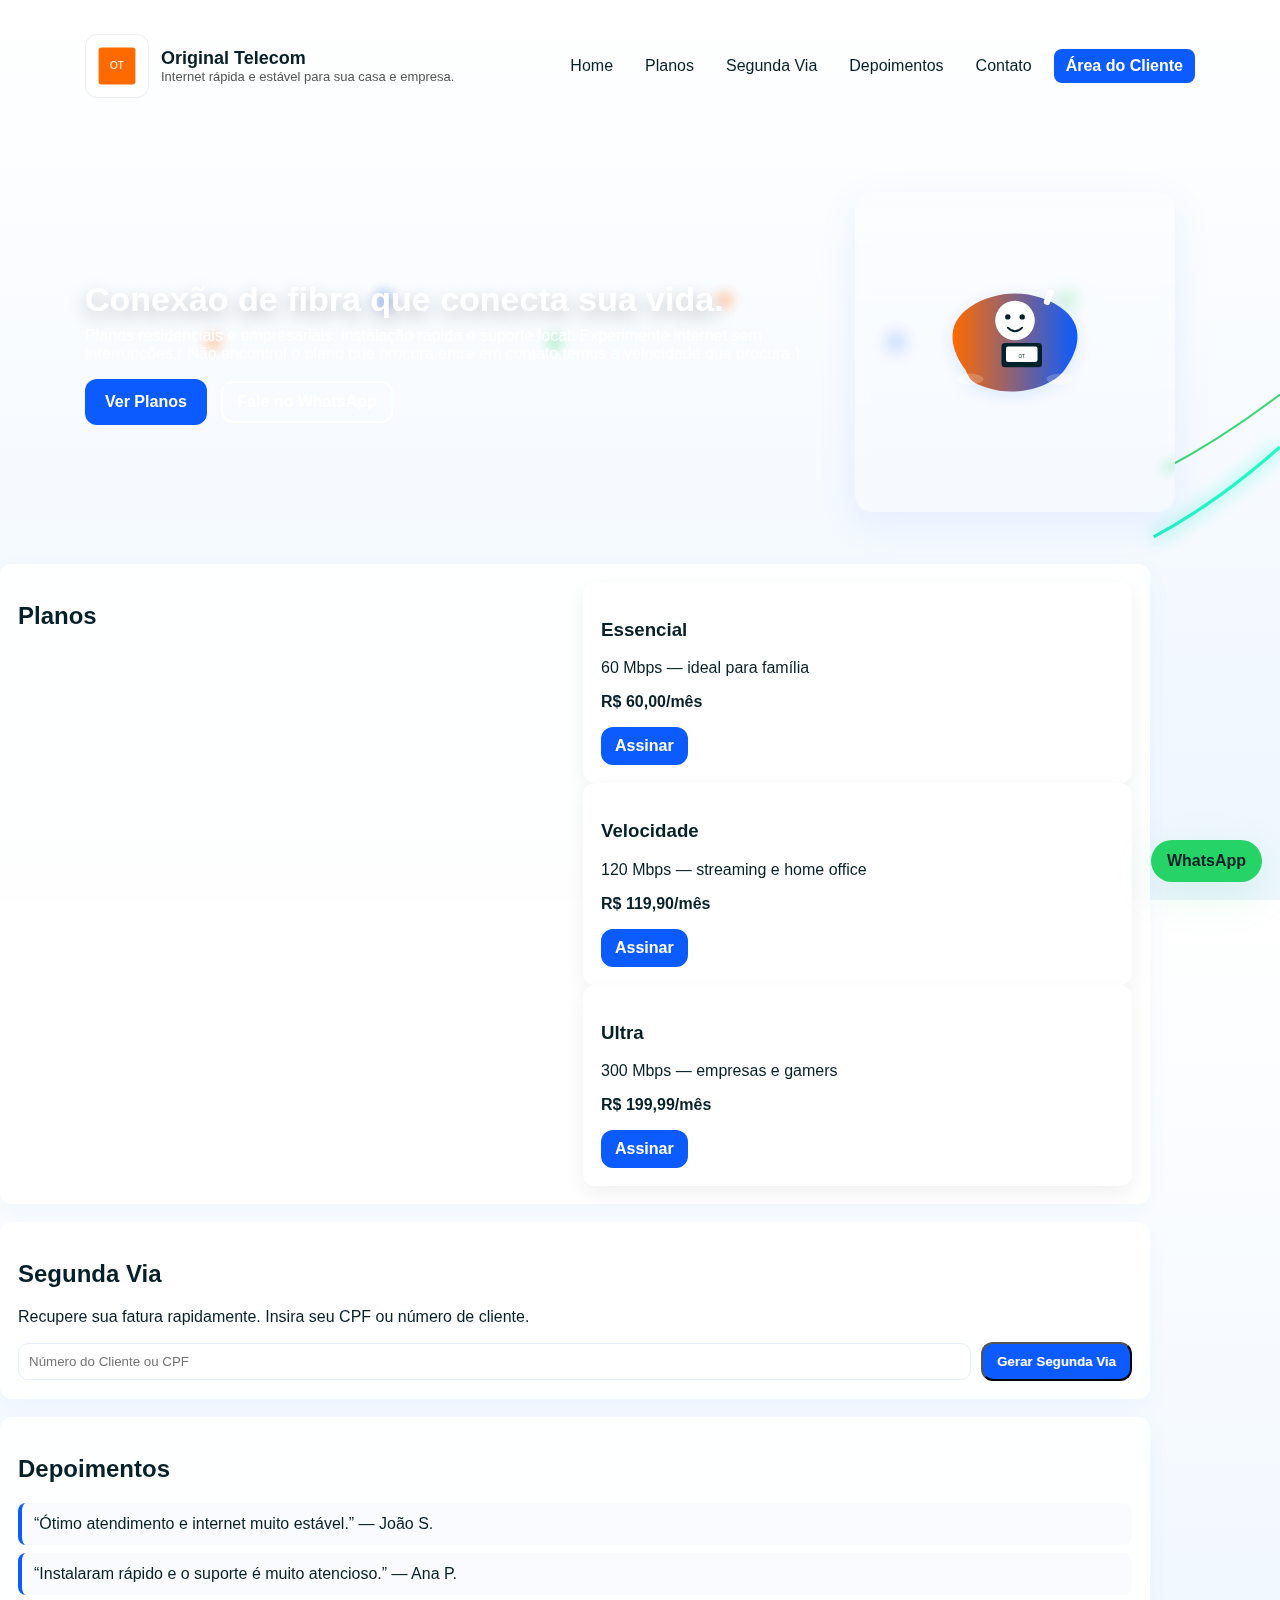
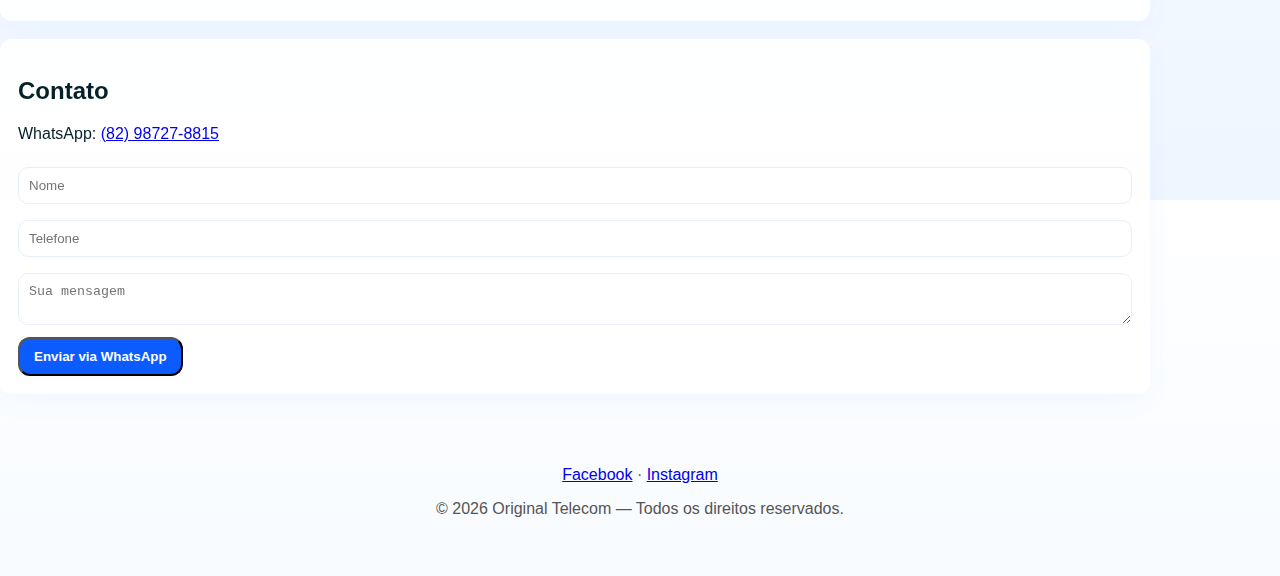
<file: index.html>
<!doctype html>
<html lang="pt-BR">
<head>
  <meta charset="utf-8" />
  <meta name="viewport" content="width=device-width,initial-scale=1" />
  <title>Original Telecom — Internet rápida e estável</title>
  <meta name="description" content="Original Telecom — internet de fibra óptica com atendimento local e instalação rápida.">
  <link rel="stylesheet" href="styles.css">
</head>
<body>
  <a class="whatsapp-floating" href="https://wa.me/5582987278815?text=Ol%C3%A1%20Original%20Telecom%2C%20gostaria%20de%20mais%20informa%C3%A7%C3%B5es" target="_blank" rel="noopener">WhatsApp</a>

  <header class="site-header">
    <div class="container header-inner">
      <div class="brand">
        <img src="logo.svg" alt="Original Telecom" class="logo">
        <div class="brand-text">
          <h1>Original Telecom</h1>
          <p class="tagline">Internet rápida e estável para sua casa e empresa.</p>
        </div>
      </div>
      <nav class="main-nav" role="navigation" aria-label="Menu principal">
        <a href="#home">Home</a>
        <a href="#planos">Planos</a>
        <a href="#segunda-via">Segunda Via</a>
        <a href="#depoimentos">Depoimentos</a>
        <a href="#contato">Contato</a>
        <a class="btn" href="client.html">Área do Cliente</a>
      </nav>
      <button class="nav-toggle" aria-label="Abrir menu">☰</button>
    </div>
  </header>

  <main id="home">
    <section class="hero">
      <div class="hero-bg" aria-hidden="true">
        <!-- "fibra óptica" animada via SVG e CSS -->
        <svg class="fibers" viewBox="0 0 1200 400" preserveAspectRatio="none" xmlns="http://www.w3.org/2000/svg">
          <defs>
            <linearGradient id="g1" x1="0" x2="1">
              <stop offset="0" stop-color="#106EBE" stop-opacity="0.9" />
              <stop offset="1" stop-color="#0FFCBE" stop-opacity="0.9" />
            </linearGradient>
            <filter id="glow" x="-50%" y="-50%" width="200%" height="200%">
              <feGaussianBlur stdDeviation="8" result="blur" />
              <feMerge><feMergeNode in="blur"/><feMergeNode in="SourceGraphic"/></feMerge>
            </filter>
          </defs>
          <!-- várias linhas curvas simulando fibras -->
          <path class="fiber" d="M0 300 C200 120 400 120 600 300 C800 480 1000 480 1200 300" stroke="url(#g1)" stroke-width="3" fill="none" filter="url(#glow)"></path>
          <path class="fiber" d="M0 250 C220 80 420 80 600 250 C780 420 980 420 1200 250" stroke="#25D366" stroke-width="2" fill="none" opacity="0.9"></path>
          <g class="pulses"></g>
        </svg>
      </div>

      <div class="container hero-content">
        <div class="hero-left">
          <h2 class="hero-title">Conexão de fibra que conecta sua vida.</h2>
          <p class="hero-sub">Planos residenciais e empresariais, instalação rápida e suporte local. Experimente internet sem interrupções,( Não encontrol o plano que procura entre em contato temos a velocidade que procura ).</p>
          <div class="hero-ctas">
            <a class="btn large" href="#planos">Ver Planos</a>
            <a class="btn outline" href="https://wa.me/5582987278815?text=Quero%20mais%20informa%C3%A7%C3%B5es" target="_blank" rel="noopener">Fale no WhatsApp</a>
          </div>
        </div>

        <div class="hero-right">
          <!-- mascote como svg embutido para alta qualidade -->
          <div class="mascot" aria-hidden="true">
            <!-- mascot.svg content will be loaded from file for easier editing; fallback inline shown here -->
            <img src="mascot.svg" alt="Mascote Original Telecom - OT" class="mascot-img">
          </div>
        </div>
      </div>
    </section>

    <section id="planos" class="container cards-grid section-box">
      <h2>Planos</h2>
      <div class="grid">
        <article class="card">
          <h3>Essencial</h3>
          <p>60 Mbps — ideal para família</p>
          <p class="price">R$ 60,00/mês</p>
          <a class="btn" href="https://wa.me/5582987278815?text=Quero%20contratar%20o%20plano%20Essencial" target="_blank" rel="noopener">Assinar</a>
        </article>
        <article class="card">
          <h3>Velocidade</h3>
          <p>120 Mbps — streaming e home office</p>
          <p class="price">R$ 119,90/mês</p>
          <a class="btn" href="https://wa.me/5582987278815?text=Quero%20contratar%20o%20plano%20Velocidade" target="_blank" rel="noopener">Assinar</a>
        </article>
        <article class="card">
          <h3>Ultra</h3>
          <p>300 Mbps — empresas e gamers</p>
          <p class="price">R$ 199,99/mês</p>
          <a class="btn" href="https://wa.me/5582987278815?text=Quero%20contratar%20o%20plano%20Ultra" target="_blank" rel="noopener">Assinar</a>
        </article>
      </div>
    </section>

    <section id="segunda-via" class="container section-box">
      <h2>Segunda Via</h2>
      <p>Recupere sua fatura rapidamente. Insira seu CPF ou número de cliente.</p>
      <form id="segundaViaForm" class="form-inline">
        <input type="text" id="cliente" name="cliente" placeholder="Número do Cliente ou CPF" required>
        <button class="btn" type="submit">Gerar Segunda Via</button>
      </form>
    </section>

    <section id="depoimentos" class="container section-box">
      <h2>Depoimentos</h2>
      <div class="testimonials">
        <blockquote>“Ótimo atendimento e internet muito estável.” — João S.</blockquote>
        <blockquote>“Instalaram rápido e o suporte é muito atencioso.” — Ana P.</blockquote>
      </div>
    </section>

    <section id="contato" class="container section-box">
      <h2>Contato</h2>
      <p>WhatsApp: <a href="https://wa.me/5582987278815">(82) 98727-8815</a></p>
      <form id="contactForm" class="form-column">
        <input name="name" placeholder="Nome" required>
        <input name="phone" placeholder="Telefone" required>
        <textarea name="message" placeholder="Sua mensagem"></textarea>
        <button class="btn" type="submit">Enviar via WhatsApp</button>
      </form>
    </section>
  </main>

  <footer class="site-footer">
    <div class="container footer-inner">
      <div class="socials">
        <a href="#" aria-label="Facebook">Facebook</a> · <a href="#" aria-label="Instagram">Instagram</a>
      </div>
      <p>&copy; <span id="year"></span> Original Telecom — Todos os direitos reservados.</p>
    </div>
  </footer>

  <script src="scripts.js"></script>
</body>
</html>
</file>
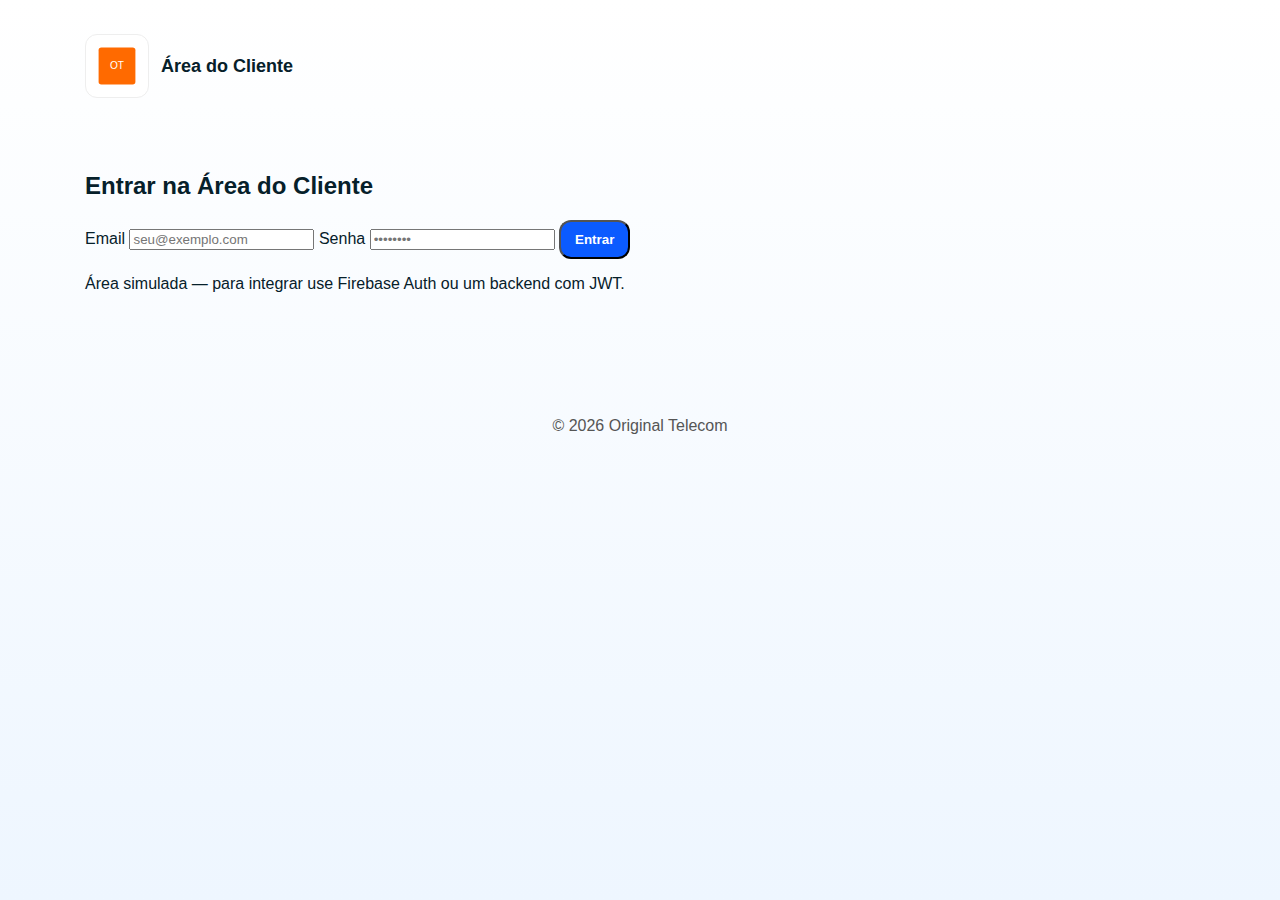
<file: client.html>
<!doctype html>
<html lang="pt-BR">
<head><meta charset="utf-8"><meta name="viewport" content="width=device-width,initial-scale=1"><title>Área do Cliente — Original Telecom</title><link rel="stylesheet" href="styles.css"></head>
<body>
  <header class="site-header small">
    <div class="container header-inner">
      <div class="brand">
        <img src="logo.svg" alt="Original Telecom logo" class="logo">
        <div class="brand-text"><h1>Área do Cliente</h1></div>
      </div>
    </div>
  </header>

  <main class="container client-area">
    <div class="login-box">
      <h2>Entrar na Área do Cliente</h2>
      <form id="loginForm">
        <label>Email</label>
        <input type="email" name="email" required placeholder="seu@exemplo.com">
        <label>Senha</label>
        <input type="password" name="password" required placeholder="••••••••">
        <button class="btn" type="submit">Entrar</button>
      </form>
      <p class="muted">Área simulada — para integrar use Firebase Auth ou um backend com JWT.</p>
    </div>

    <section class="client-dashboard" id="dashboard" style="display:none;">
      <h3>Bem-vindo, <span id="clientName"></span></h3>
      <p>Saldo: <strong id="clientBalance">R$ 0,00</strong></p>
      <a class="btn" href="#contato" onclick="logout()">Sair</a>
    </section>
  </main>

  <footer class="site-footer"><div class="container"><p>&copy; <span id="year2"></span> Original Telecom</p></div></footer>

  <script>
    document.getElementById('year2').innerText = new Date().getFullYear();
    document.getElementById('loginForm').addEventListener('submit', function(e){
      e.preventDefault();
      var email = e.target.email.value;
      document.getElementById('clientName').innerText = email.split('@')[0] || 'Cliente';
      document.querySelector('.login-box').style.display = 'none';
      document.getElementById('dashboard').style.display = 'block';
    });
    function logout(){
      document.querySelector('.login-box').style.display = 'block';
      document.getElementById('dashboard').style.display = 'none';
    }
  </script>
</body>
</html>
</file>
<file: styles.css>
:root{
  --brand-orange: #ff6a00;
  --brand-blue: #0b5bff;
  --dark: #06202a;
  --muted: #f4f6f8;
  --glass: rgba(255,255,255,0.75);
}
*{box-sizing:border-box}
html,body{height:100%}
body{font-family:Inter, Arial, sans-serif;margin:0;color:var(--dark);background:linear-gradient(180deg,#ffffff,#eef6ff);-webkit-font-smoothing:antialiased;overflow-x:hidden}
.container{max-width:1150px;margin:0 auto;padding:20px}
.site-header{background:transparent;padding:14px 0;position:sticky;top:0;z-index:80}
.header-inner{display:flex;align-items:center;justify-content:space-between;gap:16px}
.brand{display:flex;align-items:center;gap:12px}
.logo{width:64px;height:64px;object-fit:contain;background:#fff;border-radius:12px;padding:8px;border:1px solid #eee}
.brand-text h1{font-size:18px;margin:0}
.brand-text .tagline{font-size:13px;color:#555;margin:0}

.main-nav{display:flex;align-items:center;gap:12px}
.main-nav a{color:var(--dark);text-decoration:none;padding:8px 10px;border-radius:8px}
.main-nav .btn{background:var(--brand-blue);color:white;padding:8px 12px;border-radius:8px;text-decoration:none}

.nav-toggle{display:none;background:transparent;border:0;font-size:20px}

/* HERO */
.hero{position:relative;padding:40px 0 20px;overflow:visible}
.hero-bg{position:absolute;inset:0;pointer-events:none;z-index:0}
.fibers{width:100%;height:100%;display:block}
.hero-content{position:relative;z-index:2;display:flex;gap:20px;align-items:center;justify-content:space-between}
.hero-left{flex:1;min-width:220px}
.hero-right{width:360px;max-width:40%;display:flex;justify-content:center;align-items:center}
.hero-title{font-size:34px;color:#fff;margin:0 0 8px;text-shadow:0 6px 18px rgba(0,0,0,0.25)}
.hero-sub{color:rgba(255,255,255,0.95);margin:0 0 16px}
.hero .hero-ctas .btn{margin-right:10px}
.btn{display:inline-block;padding:10px 14px;border-radius:12px;text-decoration:none;background:var(--brand-blue);color:white;font-weight:600}
.btn.outline{background:transparent;border:2px solid #fff;color:#fff}
.btn.large{padding:14px 20px;font-size:16px}

/* glass card effect for hero-right */
.mascot{width:320px;height:320px;background:linear-gradient(180deg, rgba(255,255,255,0.06), rgba(255,255,255,0.02));border-radius:18px;display:flex;align-items:center;justify-content:center;box-shadow:0 12px 40px rgba(11,91,255,0.08);backdrop-filter: blur(6px);border:1px solid rgba(255,255,255,0.06)}
.mascot-img{width:85%;height:auto;display:block}

/* Sections */
.section-box{background:rgba(255,255,255,0.9);padding:18px;border-radius:12px;margin:18px 0;box-shadow:0 8px 28px rgba(11,91,255,0.04);position:relative;z-index:2}
.cards-grid{display:grid;gap:16px;grid-template-columns:repeat(auto-fit,minmax(220px,1fr));margin-top:12px}
.card{background:white;padding:18px;border-radius:12px;box-shadow:0 8px 20px rgba(0,0,0,0.06)}
.price{font-weight:700;margin-top:8px}

/* forms */
.form-inline{display:flex;gap:10px;align-items:center}
.form-inline input{flex:1;padding:10px;border-radius:10px;border:1px solid #e6eefc}
.form-column input, .form-column textarea{width:100%;padding:10px;border-radius:10px;border:1px solid #e6eefc;margin:8px 0}

/* testimonials */
.testimonials blockquote{background:#f9fbff;padding:12px;border-left:4px solid var(--brand-blue);margin:8px 0;border-radius:8px}

/* footer */
.site-footer{padding:22px 0;text-align:center;margin-top:30px;color:#555;background:transparent;z-index:2}

/* whatsapp floating */
.whatsapp-floating{position:fixed;right:18px;bottom:18px;background:#25D366;color:#06202a;padding:12px 16px;border-radius:999px;text-decoration:none;font-weight:700;box-shadow:0 12px 40px rgba(37,211,102,0.15);z-index:999}

/* responsive */
@media (max-width:980px){
  .hero-content{flex-direction:column;align-items:stretch}
  .hero-right{max-width:100%;width:100%}
  .main-nav{display:none}
  .nav-toggle{display:block}
  .hero-title{font-size:24px}
}

/* Animations for fibers */
.fiber{stroke-dasharray:1200;stroke-dashoffset:1200;animation:draw 6s linear infinite}
@keyframes draw{
  0%{stroke-dashoffset:1200;}
  50%{stroke-dashoffset:0;}
  100%{stroke-dashoffset:-1200;}
}

/* subtle pulse elements (generated by JS) */
.pulse{fill:none;stroke-width:3;stroke-linecap:round;opacity:0.9;filter: blur(6px);}
</file>
